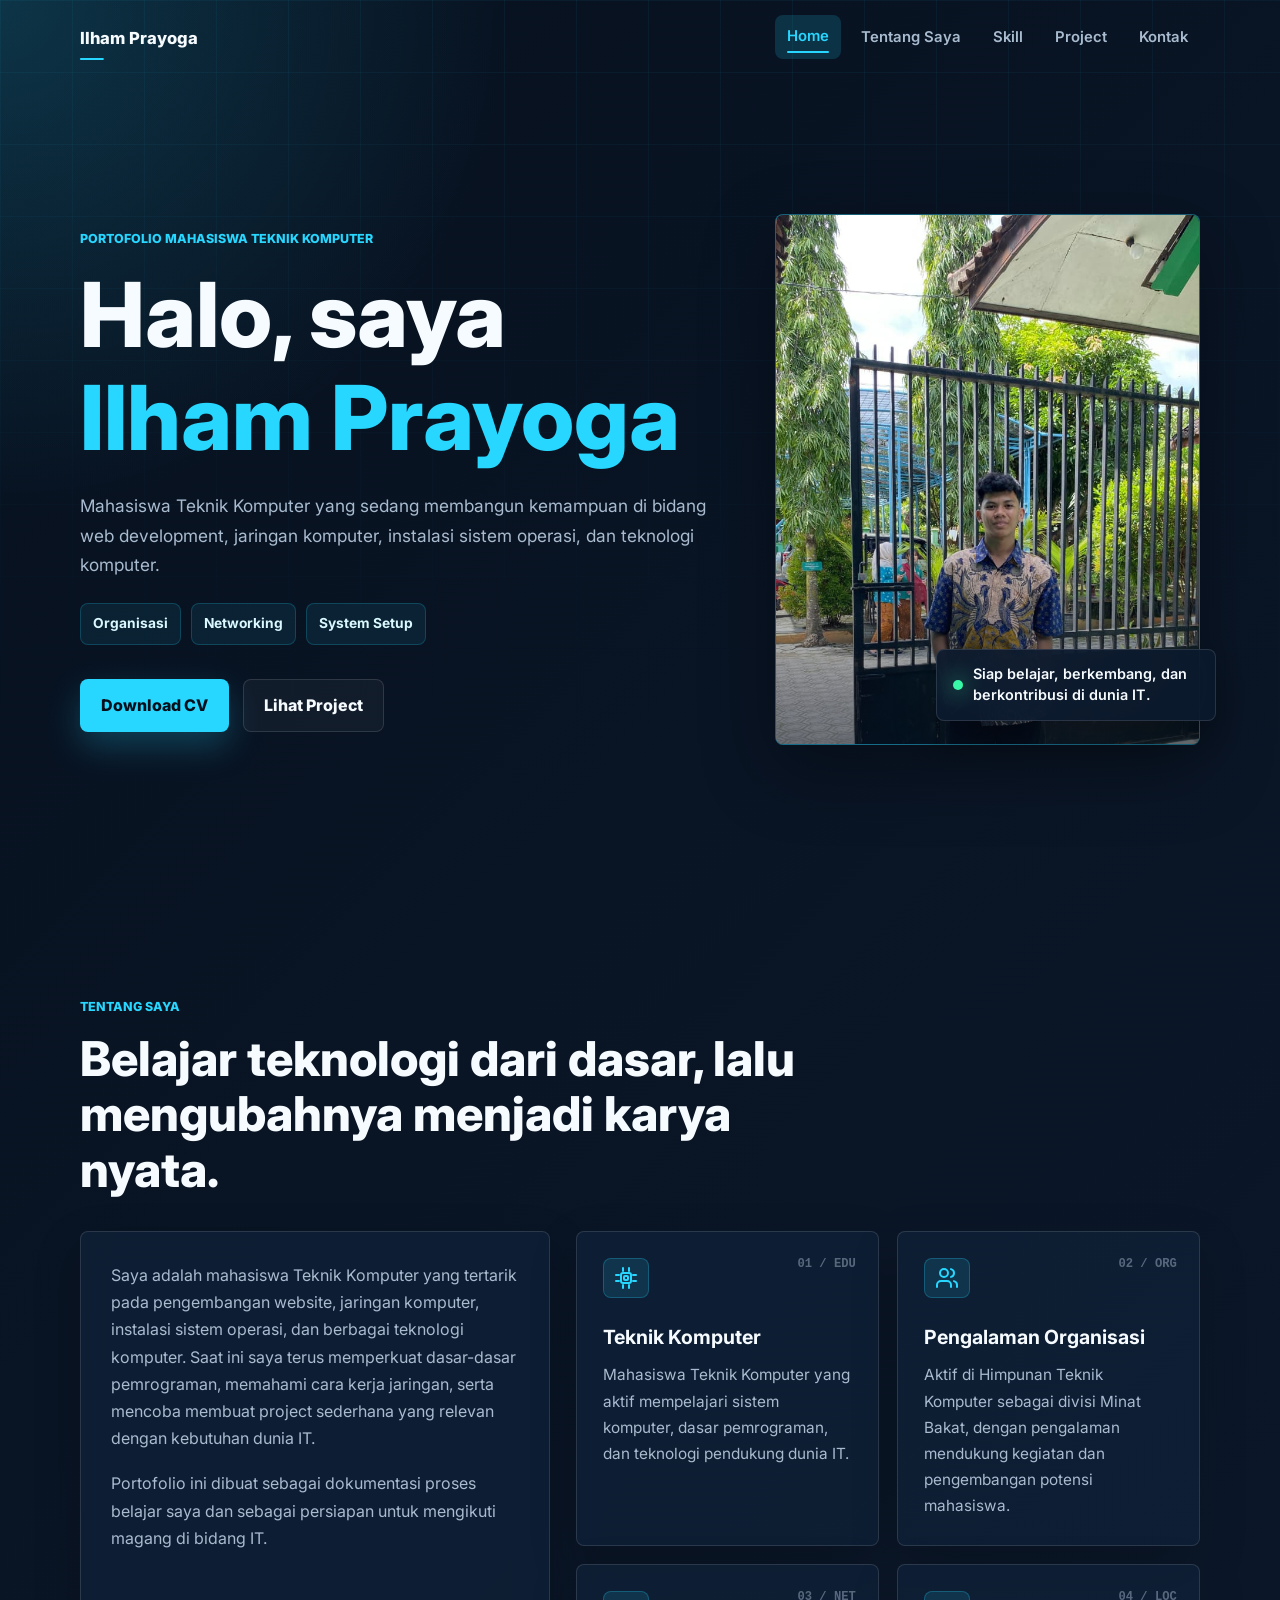
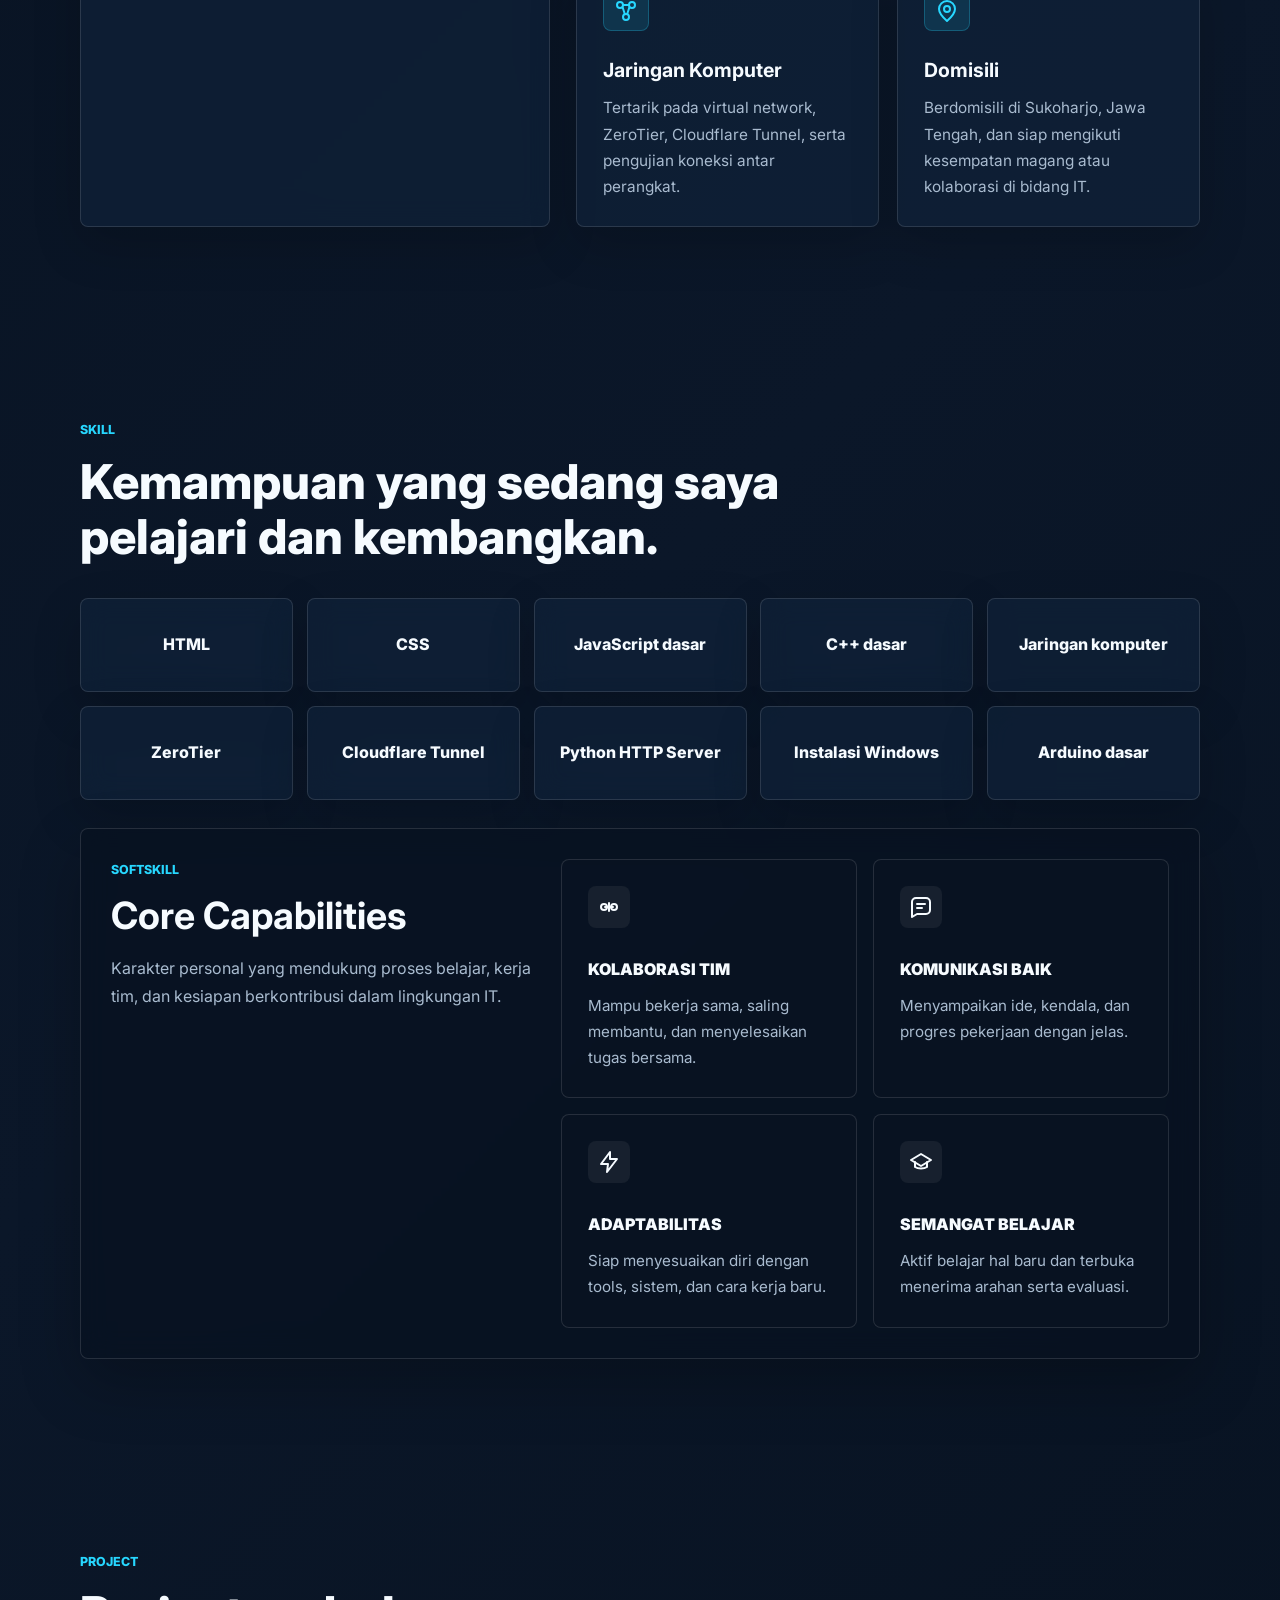
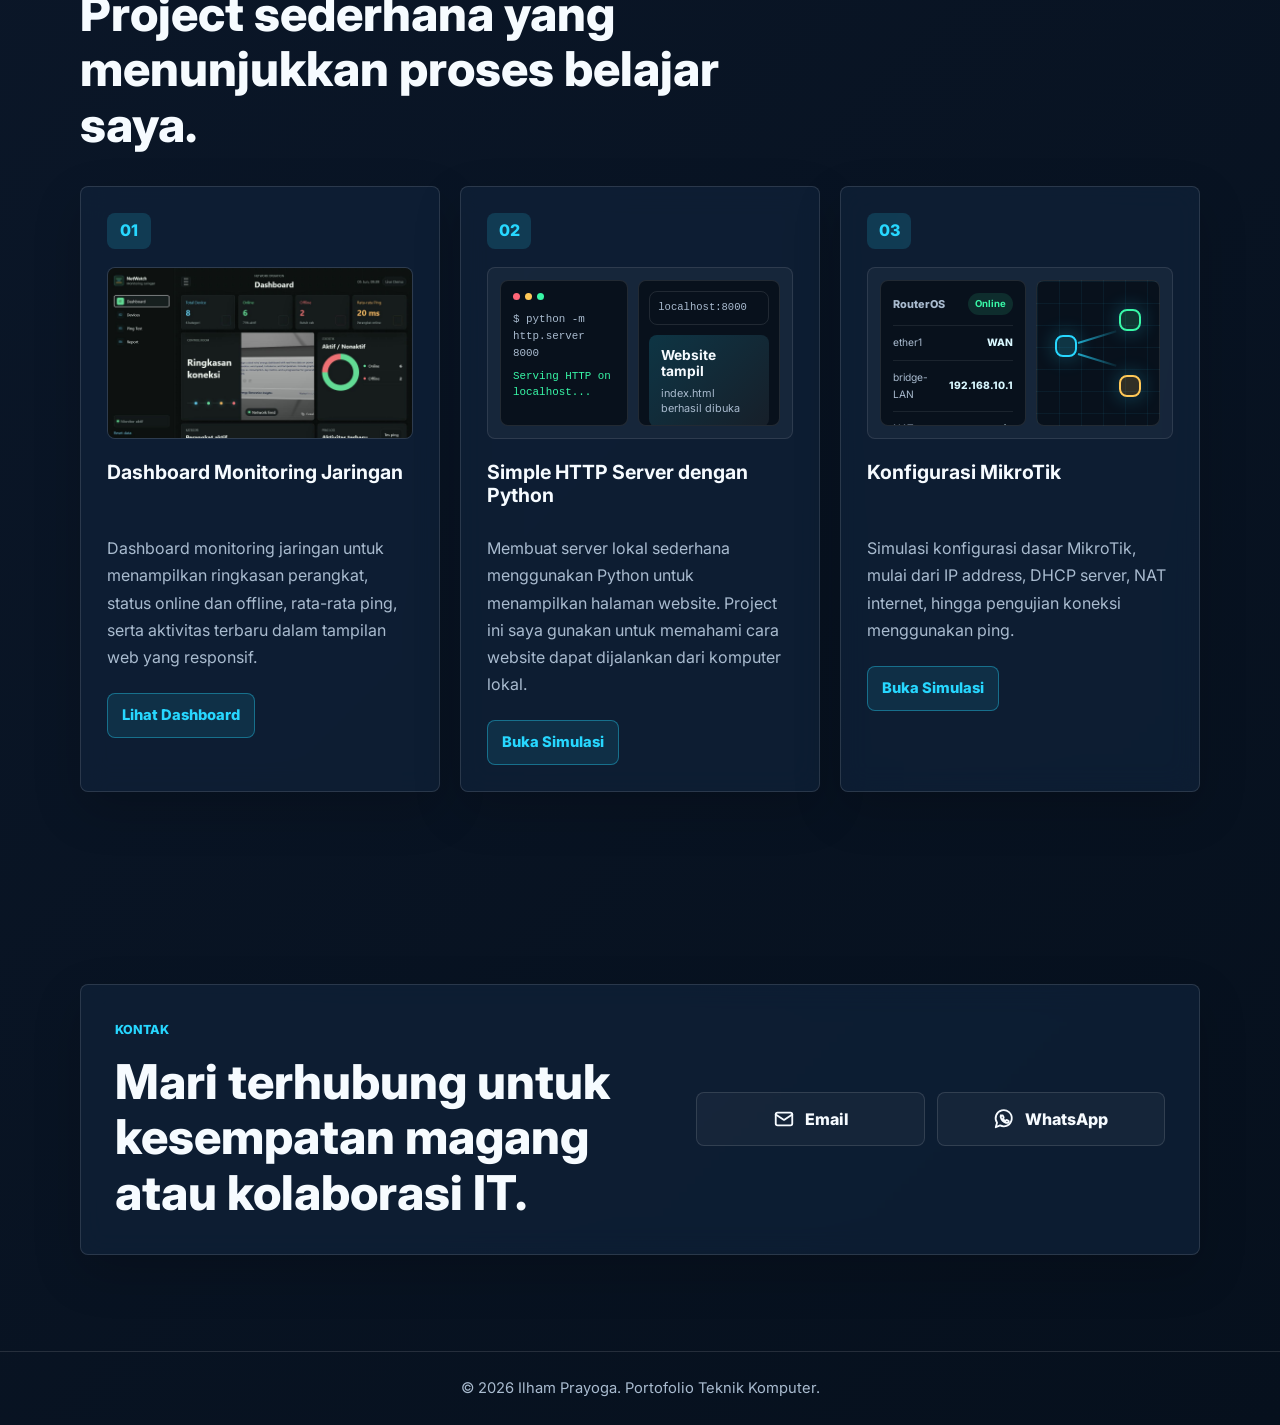
<file: index.html>
<!DOCTYPE html>
<html lang="id">
<head>
  <meta charset="UTF-8">
  <meta name="viewport" content="width=device-width, initial-scale=1.0">
  <title>Ilham Prayoga | Portofolio Teknik Komputer</title>
  <link rel="preconnect" href="https://fonts.googleapis.com">
  <link rel="preconnect" href="https://fonts.gstatic.com" crossorigin>
  <link href="https://fonts.googleapis.com/css2?family=Inter:wght@400;500;600;700;800&display=swap" rel="stylesheet">
  <link rel="stylesheet" href="style.css">
</head>
<body>
  <div class="scroll-progress" aria-hidden="true"></div>

  <header class="site-header">
    <nav class="navbar">
      <a href="#home" class="brand">Ilham Prayoga</a>

      <button class="menu-toggle" type="button" aria-label="Buka menu" aria-expanded="false">
        <span></span>
        <span></span>
        <span></span>
      </button>

      <div class="nav-links">
        <a href="#home">Home</a>
        <a href="#tentang">Tentang Saya</a>
        <a href="#skill">Skill</a>
        <a href="#project">Project</a>
        <a href="#kontak">Kontak</a>
      </div>
    </nav>
  </header>

  <main>
    <section id="home" class="hero section">
      <div class="hero-content reveal reveal-left">
        <p class="eyebrow">Portofolio Mahasiswa Teknik Komputer</p>
        <h1>Halo, saya <span>Ilham Prayoga</span></h1>
        <p class="hero-description">
          Mahasiswa Teknik Komputer yang sedang membangun kemampuan di bidang web development,
          jaringan komputer, instalasi sistem operasi, dan teknologi komputer.
        </p>

        <div class="hero-tags" aria-label="Fokus pembelajaran">
          <span>Organisasi</span>
          <span>Networking</span>
          <span>System Setup</span>
        </div>

        <div class="hero-actions">
          <a class="btn btn-primary" href="assets/cv-ilham-prayoga.pdf" download>Download CV</a>
          <a class="btn btn-secondary" href="#project">Lihat Project</a>
        </div>
      </div>

      <div class="hero-visual reveal reveal-right">
        <div class="profile-frame">
          <img src="assets/profile.jpeg" alt="Foto profil Ilham Prayoga">
        </div>
        <div class="status-card">
          <span class="status-dot"></span>
          Siap belajar, berkembang, dan berkontribusi di dunia IT.
        </div>
      </div>
    </section>

    <section id="tentang" class="section about">
      <div class="section-heading reveal reveal-left">
        <p class="eyebrow">Tentang Saya</p>
        <h2>Belajar teknologi dari dasar, lalu mengubahnya menjadi karya nyata.</h2>
      </div>

      <div class="about-grid">
        <article class="about-text reveal reveal-left">
          <p>
            Saya adalah mahasiswa Teknik Komputer yang tertarik pada pengembangan website,
            jaringan komputer, instalasi sistem operasi, dan berbagai teknologi komputer.
            Saat ini saya terus memperkuat dasar-dasar pemrograman, memahami cara kerja jaringan,
            serta mencoba membuat project sederhana yang relevan dengan kebutuhan dunia IT.
          </p>
          <p>
            Portofolio ini dibuat sebagai dokumentasi proses belajar saya dan sebagai persiapan
            untuk mengikuti magang di bidang IT.
          </p>
        </article>

        <div class="about-points reveal reveal-right" aria-label="Ringkasan profil">
          <article class="about-point-card reveal reveal-scale">
            <span class="point-index">01 / EDU</span>
            <span class="point-icon" aria-hidden="true">
              <svg viewBox="0 0 24 24">
                <rect x="7" y="7" width="10" height="10" rx="2"></rect>
                <rect x="10" y="10" width="4" height="4" rx="1"></rect>
                <path d="M9 2v3"></path>
                <path d="M15 2v3"></path>
                <path d="M9 19v3"></path>
                <path d="M15 19v3"></path>
                <path d="M2 9h3"></path>
                <path d="M2 15h3"></path>
                <path d="M19 9h3"></path>
                <path d="M19 15h3"></path>
              </svg>
            </span>
            <h3>Teknik Komputer</h3>
            <p>
              Mahasiswa Teknik Komputer yang aktif mempelajari sistem komputer,
              dasar pemrograman, dan teknologi pendukung dunia IT.
            </p>
          </article>

          <article class="about-point-card reveal reveal-scale">
            <span class="point-index">02 / ORG</span>
            <span class="point-icon" aria-hidden="true">
              <svg viewBox="0 0 24 24">
                <path d="M16 21v-2a4 4 0 0 0-4-4H6a4 4 0 0 0-4 4v2"></path>
                <circle cx="9" cy="7" r="4"></circle>
                <path d="M22 21v-2a4 4 0 0 0-3-3.87"></path>
                <path d="M16 3.13a4 4 0 0 1 0 7.75"></path>
              </svg>
            </span>
            <h3>Pengalaman Organisasi</h3>
            <p>
              Aktif di Himpunan Teknik Komputer sebagai divisi Minat Bakat,
              dengan pengalaman mendukung kegiatan dan pengembangan potensi mahasiswa.
            </p>
          </article>

          <article class="about-point-card reveal reveal-scale">
            <span class="point-index">03 / NET</span>
            <span class="point-icon" aria-hidden="true">
              <svg viewBox="0 0 24 24">
                <circle cx="6" cy="6" r="3"></circle>
                <circle cx="18" cy="6" r="3"></circle>
                <circle cx="12" cy="18" r="3"></circle>
                <path d="M8.6 8.2 10.8 15"></path>
                <path d="M15.4 8.2 13.2 15"></path>
                <path d="M9 6h6"></path>
              </svg>
            </span>
            <h3>Jaringan Komputer</h3>
            <p>
              Tertarik pada virtual network, ZeroTier, Cloudflare Tunnel,
              serta pengujian koneksi antar perangkat.
            </p>
          </article>

          <article class="about-point-card reveal reveal-scale">
            <span class="point-index">04 / LOC</span>
            <span class="point-icon" aria-hidden="true">
              <svg viewBox="0 0 24 24">
                <path d="M20 10c0 5-8 12-8 12S4 15 4 10a8 8 0 0 1 16 0Z"></path>
                <circle cx="12" cy="10" r="3"></circle>
              </svg>
            </span>
            <h3>Domisili</h3>
            <p>
              Berdomisili di Sukoharjo, Jawa Tengah, dan siap mengikuti kesempatan
              magang atau kolaborasi di bidang IT.
            </p>
          </article>
        </div>
      </div>
    </section>

    <section id="skill" class="section skills">
      <div class="section-heading reveal reveal-left">
        <p class="eyebrow">Skill</p>
        <h2>Kemampuan yang sedang saya pelajari dan kembangkan.</h2>
      </div>

      <div class="skill-grid">
        <div class="skill-card reveal reveal-scale">HTML</div>
        <div class="skill-card reveal reveal-scale">CSS</div>
        <div class="skill-card reveal reveal-scale">JavaScript dasar</div>
        <div class="skill-card reveal reveal-scale">C++ dasar</div>
        <div class="skill-card reveal reveal-scale">Jaringan komputer</div>
        <div class="skill-card reveal reveal-scale">ZeroTier</div>
        <div class="skill-card reveal reveal-scale">Cloudflare Tunnel</div>
        <div class="skill-card reveal reveal-scale">Python HTTP Server</div>
        <div class="skill-card reveal reveal-scale">Instalasi Windows</div>
        <div class="skill-card reveal reveal-scale">Arduino dasar</div>
      </div>

      <div class="softskill-panel reveal reveal-up">
        <div class="softskill-intro">
          <p class="eyebrow">Softskill</p>
          <h3>Core Capabilities</h3>
          <p>
            Karakter personal yang mendukung proses belajar, kerja tim,
            dan kesiapan berkontribusi dalam lingkungan IT.
          </p>
        </div>

        <div class="softskill-grid">
          <article class="softskill-card reveal reveal-scale">
            <span class="softskill-icon" aria-hidden="true">
              <svg viewBox="0 0 24 24">
                <path d="M8 12h8"></path>
                <path d="M12 8v8"></path>
                <circle cx="7" cy="12" r="3"></circle>
                <circle cx="17" cy="12" r="3"></circle>
              </svg>
            </span>
            <h4>Kolaborasi Tim</h4>
            <p>Mampu bekerja sama, saling membantu, dan menyelesaikan tugas bersama.</p>
          </article>

          <article class="softskill-card reveal reveal-scale">
            <span class="softskill-icon" aria-hidden="true">
              <svg viewBox="0 0 24 24">
                <path d="M21 15a4 4 0 0 1-4 4H8l-5 3V7a4 4 0 0 1 4-4h10a4 4 0 0 1 4 4Z"></path>
                <path d="M8 9h8"></path>
                <path d="M8 13h5"></path>
              </svg>
            </span>
            <h4>Komunikasi Baik</h4>
            <p>Menyampaikan ide, kendala, dan progres pekerjaan dengan jelas.</p>
          </article>

          <article class="softskill-card reveal reveal-scale">
            <span class="softskill-icon" aria-hidden="true">
              <svg viewBox="0 0 24 24">
                <path d="M13 2 4 14h7l-1 8 10-13h-7Z"></path>
              </svg>
            </span>
            <h4>Adaptabilitas</h4>
            <p>Siap menyesuaikan diri dengan tools, sistem, dan cara kerja baru.</p>
          </article>

          <article class="softskill-card reveal reveal-scale">
            <span class="softskill-icon" aria-hidden="true">
              <svg viewBox="0 0 24 24">
                <path d="M22 10 12 4 2 10l10 6 10-6Z"></path>
                <path d="M6 12v5c3 2 9 2 12 0v-5"></path>
              </svg>
            </span>
            <h4>Semangat Belajar</h4>
            <p>Aktif belajar hal baru dan terbuka menerima arahan serta evaluasi.</p>
          </article>
        </div>
      </div>
    </section>

    <section id="project" class="section projects">
      <div class="section-heading reveal reveal-left">
        <p class="eyebrow">Project</p>
        <h2>Project sederhana yang menunjukkan proses belajar saya.</h2>
      </div>

      <div class="project-grid">
        <article class="project-card reveal reveal-up">
          <span class="project-number">01</span>
          <div class="project-preview">
            <img src="assets/dashboard.png" alt="Preview dashboard monitoring jaringan NetWatch">
          </div>
          <h3>Dashboard Monitoring Jaringan</h3>
          <p>
            Dashboard monitoring jaringan untuk menampilkan ringkasan perangkat, status online
            dan offline, rata-rata ping, serta aktivitas terbaru dalam tampilan web yang responsif.
          </p>
          <a class="project-link" href="https://monitoring-jaringan-tau.vercel.app/" target="_blank" rel="noopener">
            Lihat Dashboard
          </a>
        </article>

        <article class="project-card reveal reveal-up">
          <span class="project-number">02</span>
          <div class="project-preview server-preview" aria-hidden="true">
            <div class="server-terminal">
              <span></span>
              <span></span>
              <span></span>
              <p>$ python -m http.server 8000</p>
              <p>Serving HTTP on localhost...</p>
            </div>
            <div class="server-browser">
              <div class="mini-address">localhost:8000</div>
              <div class="mini-page">
                <strong>Website tampil</strong>
                <small>index.html berhasil dibuka</small>
              </div>
            </div>
          </div>
          <h3>Simple HTTP Server dengan Python</h3>
          <p>
            Membuat server lokal sederhana menggunakan Python untuk menampilkan halaman website.
            Project ini saya gunakan untuk memahami cara website dapat dijalankan dari komputer lokal.
          </p>
          <a class="project-link" href="simulasi-http-server.html">
            Buka Simulasi
          </a>
        </article>

        <article class="project-card reveal reveal-up">
          <span class="project-number">03</span>
          <div class="project-preview mikrotik-preview" aria-hidden="true">
            <div class="router-panel">
              <div class="router-top">
                <span>RouterOS</span>
                <strong>Online</strong>
              </div>
              <div class="router-row">
                <span>ether1</span>
                <b>WAN</b>
              </div>
              <div class="router-row">
                <span>bridge-LAN</span>
                <b>192.168.10.1</b>
              </div>
              <div class="router-row">
                <span>NAT</span>
                <b>masquerade</b>
              </div>
            </div>
            <div class="router-map">
              <span class="router-node main-node"></span>
              <span class="router-line line-a"></span>
              <span class="router-line line-b"></span>
              <span class="router-node node-a"></span>
              <span class="router-node node-b"></span>
            </div>
          </div>
          <h3>Konfigurasi MikroTik</h3>
          <p>
            Simulasi konfigurasi dasar MikroTik, mulai dari IP address, DHCP server,
            NAT internet, hingga pengujian koneksi menggunakan ping.
          </p>
          <a class="project-link" href="simulasi-mikrotik.html">
            Buka Simulasi
          </a>
        </article>
      </div>
    </section>

    <section id="kontak" class="section contact">
      <div class="contact-panel reveal reveal-scale">
        <div>
          <p class="eyebrow">Kontak</p>
          <h2>Mari terhubung untuk kesempatan magang atau kolaborasi IT.</h2>
        </div>

        <div class="contact-links">
          <a href="https://mail.google.com/mail/?view=cm&fs=1&to=ilhamprayoga233@gmail.com" target="_blank" rel="noopener">
            <svg viewBox="0 0 24 24" aria-hidden="true">
              <rect x="3" y="5" width="18" height="14" rx="2"></rect>
              <path d="m3 7 9 6 9-6"></path>
            </svg>
            Email
          </a>
          <a href="https://wa.me/6283840538680" target="_blank" rel="noopener">
            <svg viewBox="0 0 24 24" aria-hidden="true">
              <path d="M3 21 4.4 16.1A8.8 8.8 0 1 1 7.7 19L3 21Z"></path>
              <path d="M9.2 8.7c.2-.5.4-.5.7-.5h.5c.2 0 .4.1.5.4l.7 1.6c.1.3.1.5-.1.7l-.4.5c-.1.1-.2.3 0 .5.5.9 1.3 1.7 2.3 2.2.2.1.4.1.5-.1l.6-.7c.2-.2.4-.2.7-.1l1.6.8c.3.1.4.3.4.6v.4c0 .4-.2.7-.5.9-.6.4-1.5.5-2.5.2-2.7-.8-4.9-3-5.7-5.7-.3-1-.2-1.8.2-2.5Z"></path>
            </svg>
            WhatsApp
          </a>
        </div>
      </div>
    </section>
  </main>

  <footer class="footer">
    <p>&copy; 2026 Ilham Prayoga. Portofolio Teknik Komputer.</p>
  </footer>

  <script src="script.js"></script>
</body>
</html>
</file>
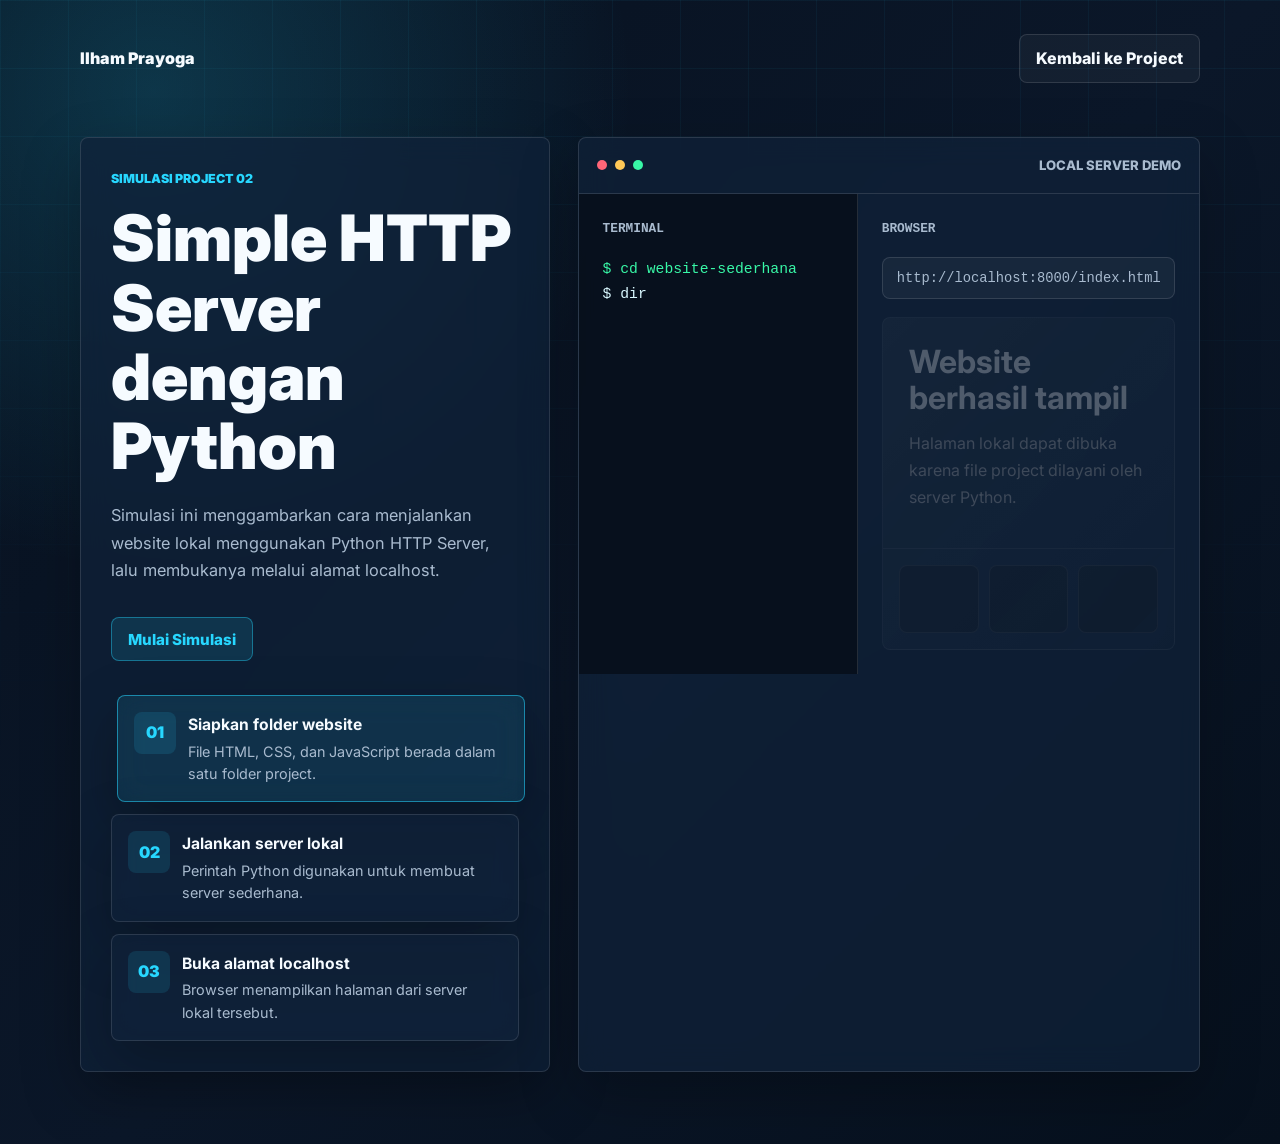
<file: simulasi-http-server.html>
<!DOCTYPE html>
<html lang="id">
<head>
  <meta charset="UTF-8">
  <meta name="viewport" content="width=device-width, initial-scale=1.0">
  <title>Simulasi Python HTTP Server | Ilham Prayoga</title>
  <link rel="preconnect" href="https://fonts.googleapis.com">
  <link rel="preconnect" href="https://fonts.gstatic.com" crossorigin>
  <link href="https://fonts.googleapis.com/css2?family=Inter:wght@400;500;600;700;800;900&display=swap" rel="stylesheet">
  <style>
    :root {
      --bg: #07111f;
      --panel: #10223a;
      --panel-dark: #0b1729;
      --text: #f6fbff;
      --muted: #a9bbcf;
      --cyan: #27d7ff;
      --green: #38f7a7;
      --line: rgba(255, 255, 255, 0.12);
      --smooth: cubic-bezier(0.22, 1, 0.36, 1);
    }

    * {
      box-sizing: border-box;
      margin: 0;
      padding: 0;
    }

    body {
      min-height: 100vh;
      overflow-x: hidden;
      background:
        radial-gradient(circle at 12% 8%, rgba(39, 215, 255, 0.18), transparent 30rem),
        linear-gradient(135deg, #07111f 0%, #0b1729 52%, #06101d 100%);
      color: var(--text);
      font-family: "Inter", Arial, sans-serif;
      line-height: 1.7;
    }

    body::before {
      position: fixed;
      inset: 0;
      pointer-events: none;
      content: "";
      background-image:
        linear-gradient(rgba(39, 215, 255, 0.08) 1px, transparent 1px),
        linear-gradient(90deg, rgba(39, 215, 255, 0.08) 1px, transparent 1px);
      background-size: 68px 68px;
      mask-image: linear-gradient(180deg, rgba(0, 0, 0, 0.68), transparent 86%);
    }

    a {
      color: inherit;
      text-decoration: none;
    }

    .page {
      position: relative;
      z-index: 1;
      width: min(1120px, calc(100% - 40px));
      margin: 0 auto;
      padding: 34px 0 72px;
    }

    .topbar {
      display: flex;
      align-items: center;
      justify-content: space-between;
      gap: 18px;
      margin-bottom: 54px;
    }

    .brand {
      font-size: 1rem;
      font-weight: 900;
    }

    .back-link,
    .start-button {
      display: inline-flex;
      align-items: center;
      justify-content: center;
      min-height: 44px;
      border: 1px solid var(--line);
      border-radius: 8px;
      background: rgba(255, 255, 255, 0.04);
      color: var(--text);
      font-weight: 800;
      padding: 10px 16px;
      transition: transform 0.24s var(--smooth), border-color 0.24s ease, background 0.24s ease;
    }

    .back-link:hover,
    .start-button:hover {
      transform: translateY(-2px);
      border-color: rgba(39, 215, 255, 0.52);
      background: rgba(39, 215, 255, 0.1);
    }

    .hero {
      display: grid;
      grid-template-columns: minmax(0, 0.86fr) minmax(360px, 1.14fr);
      gap: 28px;
      align-items: stretch;
    }

    .intro,
    .simulator,
    .step-card {
      border: 1px solid var(--line);
      border-radius: 8px;
      background: rgba(16, 34, 58, 0.72);
      box-shadow: 0 22px 58px rgba(0, 0, 0, 0.26);
      backdrop-filter: blur(14px);
    }

    .intro {
      display: flex;
      flex-direction: column;
      justify-content: space-between;
      min-height: 520px;
      padding: 30px;
    }

    .eyebrow {
      margin-bottom: 14px;
      color: var(--cyan);
      font-size: 0.78rem;
      font-weight: 900;
      text-transform: uppercase;
    }

    h1 {
      max-width: 620px;
      font-size: clamp(2.35rem, 5vw, 4.35rem);
      font-weight: 900;
      line-height: 1.08;
    }

    .intro-text {
      margin-top: 22px;
      color: var(--muted);
      font-size: 1.02rem;
    }

    .start-button {
      width: fit-content;
      margin-top: 32px;
      border-color: rgba(39, 215, 255, 0.4);
      background: rgba(39, 215, 255, 0.12);
      color: var(--cyan);
      cursor: pointer;
      font-family: inherit;
      font-size: 0.95rem;
    }

    .step-list {
      display: grid;
      gap: 12px;
      margin-top: 34px;
    }

    .step-card {
      display: grid;
      grid-template-columns: 42px 1fr;
      gap: 12px;
      padding: 16px;
      transition: transform 0.24s var(--smooth), border-color 0.24s ease, background 0.24s ease;
    }

    .step-card.active {
      transform: translateX(6px);
      border-color: rgba(39, 215, 255, 0.54);
      background: rgba(39, 215, 255, 0.1);
    }

    .step-number {
      display: grid;
      width: 42px;
      height: 42px;
      place-items: center;
      border-radius: 8px;
      background: rgba(39, 215, 255, 0.12);
      color: var(--cyan);
      font-weight: 900;
    }

    .step-card h2 {
      margin-bottom: 2px;
      font-size: 0.98rem;
    }

    .step-card p {
      color: var(--muted);
      font-size: 0.9rem;
      line-height: 1.55;
    }

    .simulator {
      overflow: hidden;
      min-height: 520px;
    }

    .sim-header {
      display: flex;
      align-items: center;
      justify-content: space-between;
      gap: 16px;
      border-bottom: 1px solid var(--line);
      padding: 16px 18px;
    }

    .window-dots {
      display: flex;
      gap: 8px;
    }

    .window-dots span {
      width: 10px;
      height: 10px;
      border-radius: 999px;
      background: var(--muted);
    }

    .window-dots span:nth-child(1) {
      background: #ff6678;
    }

    .window-dots span:nth-child(2) {
      background: #ffc857;
    }

    .window-dots span:nth-child(3) {
      background: var(--green);
    }

    .sim-status {
      color: var(--muted);
      font-size: 0.82rem;
      font-weight: 800;
    }

    .sim-body {
      display: grid;
      grid-template-columns: minmax(0, 0.9fr) minmax(300px, 1.1fr);
      min-height: 460px;
    }

    .terminal {
      border-right: 1px solid var(--line);
      background: rgba(6, 12, 21, 0.72);
      padding: 24px;
    }

    .terminal-title,
    .browser-title {
      margin-bottom: 18px;
      color: var(--muted);
      font-family: Consolas, "Courier New", monospace;
      font-size: 0.8rem;
      font-weight: 800;
      text-transform: uppercase;
    }

    .terminal-line {
      min-height: 1.6em;
      color: #d9f8ff;
      font-family: Consolas, "Courier New", monospace;
      font-size: 0.92rem;
      line-height: 1.7;
      white-space: pre-wrap;
    }

    .terminal-line.command {
      color: var(--green);
    }

    .browser-preview {
      padding: 24px;
    }

    .address-bar {
      display: flex;
      align-items: center;
      min-height: 42px;
      margin-bottom: 18px;
      border: 1px solid var(--line);
      border-radius: 8px;
      background: rgba(255, 255, 255, 0.04);
      color: var(--muted);
      font-family: Consolas, "Courier New", monospace;
      font-size: 0.86rem;
      padding: 0 14px;
    }

    .web-card {
      overflow: hidden;
      border: 1px solid var(--line);
      border-radius: 8px;
      background: linear-gradient(135deg, rgba(39, 215, 255, 0.14), rgba(255, 255, 255, 0.04));
    }

    .web-hero {
      min-height: 230px;
      padding: 26px;
    }

    .web-hero h3 {
      max-width: 360px;
      margin-bottom: 14px;
      font-size: 2rem;
      line-height: 1.12;
    }

    .web-hero p {
      max-width: 420px;
      color: var(--muted);
    }

    .web-grid {
      display: grid;
      grid-template-columns: repeat(3, 1fr);
      gap: 10px;
      border-top: 1px solid var(--line);
      padding: 16px;
    }

    .web-tile {
      min-height: 68px;
      border: 1px solid var(--line);
      border-radius: 8px;
      background: rgba(7, 17, 31, 0.42);
    }

    .hidden {
      opacity: 0.28;
      filter: grayscale(1);
    }

    .fade-in {
      animation: fadeIn 0.55s var(--smooth) both;
    }

    @keyframes fadeIn {
      from {
        opacity: 0;
        transform: translateY(14px);
      }

      to {
        opacity: 1;
        transform: translateY(0);
      }
    }

    @media (max-width: 940px) {
      .hero,
      .sim-body {
        grid-template-columns: 1fr;
      }

      .intro {
        min-height: auto;
      }

      .terminal {
        border-right: 0;
        border-bottom: 1px solid var(--line);
      }
    }

    @media (max-width: 640px) {
      .page {
        width: min(100% - 28px, 1120px);
        padding-top: 24px;
      }

      .topbar {
        align-items: flex-start;
        flex-direction: column;
        margin-bottom: 34px;
      }

      .intro,
      .terminal,
      .browser-preview {
        padding: 22px;
      }

      .web-grid {
        grid-template-columns: 1fr;
      }
    }
  </style>
</head>
<body>
  <main class="page">
    <header class="topbar">
      <a class="brand" href="index.html">Ilham Prayoga</a>
      <a class="back-link" href="index.html#project">Kembali ke Project</a>
    </header>

    <section class="hero">
      <div class="intro">
        <div>
          <p class="eyebrow">Simulasi Project 02</p>
          <h1>Simple HTTP Server dengan Python</h1>
          <p class="intro-text">
            Simulasi ini menggambarkan cara menjalankan website lokal menggunakan
            Python HTTP Server, lalu membukanya melalui alamat localhost.
          </p>
          <button class="start-button" type="button">Mulai Simulasi</button>
        </div>

        <div class="step-list" aria-label="Langkah simulasi">
          <article class="step-card active">
            <span class="step-number">01</span>
            <div>
              <h2>Siapkan folder website</h2>
              <p>File HTML, CSS, dan JavaScript berada dalam satu folder project.</p>
            </div>
          </article>
          <article class="step-card">
            <span class="step-number">02</span>
            <div>
              <h2>Jalankan server lokal</h2>
              <p>Perintah Python digunakan untuk membuat server sederhana.</p>
            </div>
          </article>
          <article class="step-card">
            <span class="step-number">03</span>
            <div>
              <h2>Buka alamat localhost</h2>
              <p>Browser menampilkan halaman dari server lokal tersebut.</p>
            </div>
          </article>
        </div>
      </div>

      <div class="simulator">
        <div class="sim-header">
          <div class="window-dots" aria-hidden="true">
            <span></span>
            <span></span>
            <span></span>
          </div>
          <span class="sim-status">LOCAL SERVER DEMO</span>
        </div>

        <div class="sim-body">
          <div class="terminal">
            <p class="terminal-title">Terminal</p>
            <div class="terminal-line command" data-line="0">$ cd website-sederhana</div>
            <div class="terminal-line" data-line="1">$ dir</div>
            <div class="terminal-line" data-line="2">index.html  style.css  script.js</div>
            <div class="terminal-line command" data-line="3">$ python -m http.server 8000</div>
            <div class="terminal-line" data-line="4">Serving HTTP on 0.0.0.0 port 8000...</div>
            <div class="terminal-line" data-line="5">127.0.0.1 - - "GET /index.html HTTP/1.1" 200</div>
          </div>

          <div class="browser-preview">
            <p class="browser-title">Browser</p>
            <div class="address-bar">http://localhost:8000/index.html</div>
            <div class="web-card hidden">
              <div class="web-hero">
                <h3>Website berhasil tampil</h3>
                <p>
                  Halaman lokal dapat dibuka karena file project dilayani oleh server Python.
                </p>
              </div>
              <div class="web-grid" aria-hidden="true">
                <div class="web-tile"></div>
                <div class="web-tile"></div>
                <div class="web-tile"></div>
              </div>
            </div>
          </div>
        </div>
      </div>
    </section>
  </main>

  <script>
    const button = document.querySelector(".start-button");
    const steps = document.querySelectorAll(".step-card");
    const lines = document.querySelectorAll(".terminal-line");
    const preview = document.querySelector(".web-card");
    let timers = [];

    const resetSimulation = () => {
      timers.forEach((timer) => clearTimeout(timer));
      timers = [];
      lines.forEach((line) => {
        line.style.visibility = "hidden";
        line.classList.remove("fade-in");
      });
      steps.forEach((step, index) => step.classList.toggle("active", index === 0));
      preview.classList.add("hidden");
      preview.classList.remove("fade-in");
    };

    const showLine = (index, delay) => {
      timers.push(setTimeout(() => {
        const line = lines[index];
        line.style.visibility = "visible";
        line.classList.add("fade-in");
      }, delay));
    };

    const setStep = (index, delay) => {
      timers.push(setTimeout(() => {
        steps.forEach((step, stepIndex) => step.classList.toggle("active", stepIndex === index));
      }, delay));
    };

    const runSimulation = () => {
      resetSimulation();
      showLine(0, 150);
      showLine(1, 750);
      showLine(2, 1150);
      setStep(1, 1700);
      showLine(3, 1850);
      showLine(4, 2450);
      setStep(2, 3100);
      showLine(5, 3250);
      timers.push(setTimeout(() => {
        preview.classList.remove("hidden");
        preview.classList.add("fade-in");
      }, 3550));
    };

    resetSimulation();
    button.addEventListener("click", runSimulation);
    window.addEventListener("load", () => {
      timers.push(setTimeout(runSimulation, 450));
    });
  </script>
</body>
</html>
</file>
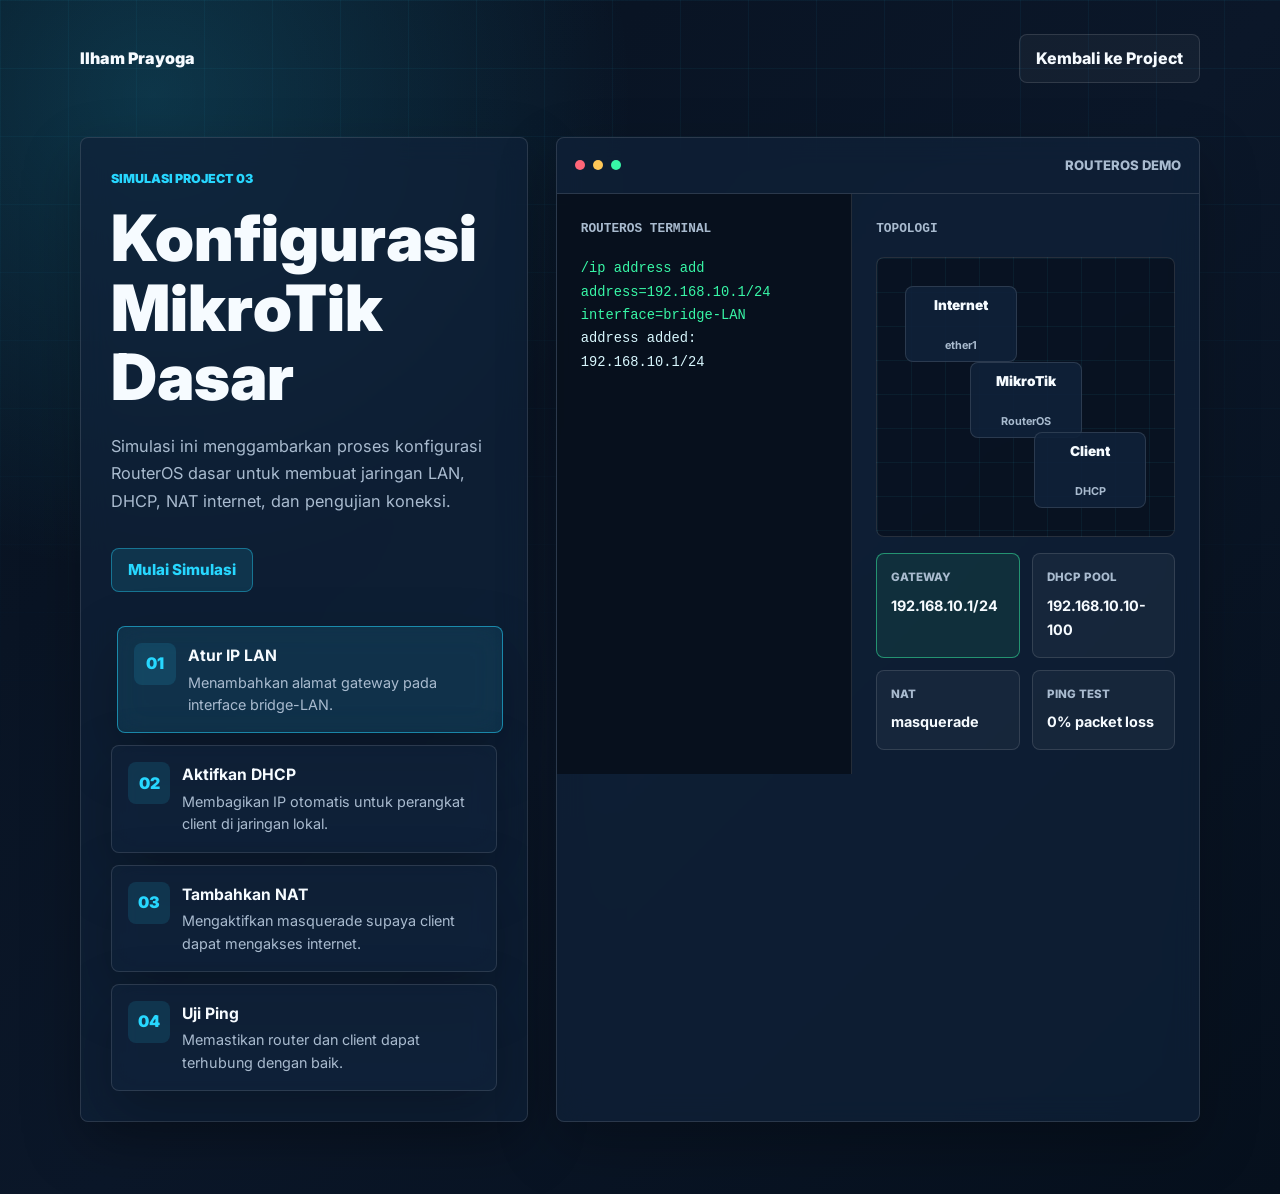
<file: simulasi-mikrotik.html>
<!DOCTYPE html>
<html lang="id">
<head>
  <meta charset="UTF-8">
  <meta name="viewport" content="width=device-width, initial-scale=1.0">
  <title>Simulasi Konfigurasi MikroTik | Ilham Prayoga</title>
  <link rel="preconnect" href="https://fonts.googleapis.com">
  <link rel="preconnect" href="https://fonts.gstatic.com" crossorigin>
  <link href="https://fonts.googleapis.com/css2?family=Inter:wght@400;500;600;700;800;900&display=swap" rel="stylesheet">
  <style>
    :root {
      --bg: #07111f;
      --panel: #10223a;
      --text: #f6fbff;
      --muted: #a9bbcf;
      --cyan: #27d7ff;
      --green: #38f7a7;
      --yellow: #ffc857;
      --line: rgba(255, 255, 255, 0.12);
      --smooth: cubic-bezier(0.22, 1, 0.36, 1);
    }

    * {
      box-sizing: border-box;
      margin: 0;
      padding: 0;
    }

    body {
      min-height: 100vh;
      overflow-x: hidden;
      background:
        radial-gradient(circle at 12% 8%, rgba(39, 215, 255, 0.18), transparent 30rem),
        linear-gradient(135deg, #07111f 0%, #0b1729 52%, #06101d 100%);
      color: var(--text);
      font-family: "Inter", Arial, sans-serif;
      line-height: 1.7;
    }

    body::before {
      position: fixed;
      inset: 0;
      pointer-events: none;
      content: "";
      background-image:
        linear-gradient(rgba(39, 215, 255, 0.08) 1px, transparent 1px),
        linear-gradient(90deg, rgba(39, 215, 255, 0.08) 1px, transparent 1px);
      background-size: 68px 68px;
      mask-image: linear-gradient(180deg, rgba(0, 0, 0, 0.68), transparent 86%);
    }

    a {
      color: inherit;
      text-decoration: none;
    }

    .page {
      position: relative;
      z-index: 1;
      width: min(1120px, calc(100% - 40px));
      margin: 0 auto;
      padding: 34px 0 72px;
    }

    .topbar {
      display: flex;
      align-items: center;
      justify-content: space-between;
      gap: 18px;
      margin-bottom: 54px;
    }

    .brand {
      font-size: 1rem;
      font-weight: 900;
    }

    .back-link,
    .start-button {
      display: inline-flex;
      align-items: center;
      justify-content: center;
      min-height: 44px;
      border: 1px solid var(--line);
      border-radius: 8px;
      background: rgba(255, 255, 255, 0.04);
      color: var(--text);
      font-weight: 800;
      padding: 10px 16px;
      transition: transform 0.24s var(--smooth), border-color 0.24s ease, background 0.24s ease;
    }

    .back-link:hover,
    .start-button:hover {
      transform: translateY(-2px);
      border-color: rgba(39, 215, 255, 0.52);
      background: rgba(39, 215, 255, 0.1);
    }

    .hero {
      display: grid;
      grid-template-columns: minmax(0, 0.82fr) minmax(380px, 1.18fr);
      gap: 28px;
      align-items: stretch;
    }

    .intro,
    .router-simulator,
    .step-card {
      border: 1px solid var(--line);
      border-radius: 8px;
      background: rgba(16, 34, 58, 0.72);
      box-shadow: 0 22px 58px rgba(0, 0, 0, 0.26);
      backdrop-filter: blur(14px);
    }

    .intro {
      display: flex;
      flex-direction: column;
      justify-content: space-between;
      min-height: 560px;
      padding: 30px;
    }

    .eyebrow {
      margin-bottom: 14px;
      color: var(--cyan);
      font-size: 0.78rem;
      font-weight: 900;
      text-transform: uppercase;
    }

    h1 {
      max-width: 620px;
      font-size: clamp(2.35rem, 5vw, 4.35rem);
      font-weight: 900;
      line-height: 1.08;
    }

    .intro-text {
      margin-top: 22px;
      color: var(--muted);
      font-size: 1.02rem;
    }

    .start-button {
      width: fit-content;
      margin-top: 32px;
      border-color: rgba(39, 215, 255, 0.4);
      background: rgba(39, 215, 255, 0.12);
      color: var(--cyan);
      cursor: pointer;
      font-family: inherit;
      font-size: 0.95rem;
    }

    .step-list {
      display: grid;
      gap: 12px;
      margin-top: 34px;
    }

    .step-card {
      display: grid;
      grid-template-columns: 42px 1fr;
      gap: 12px;
      padding: 16px;
      transition: transform 0.24s var(--smooth), border-color 0.24s ease, background 0.24s ease;
    }

    .step-card.active {
      transform: translateX(6px);
      border-color: rgba(39, 215, 255, 0.54);
      background: rgba(39, 215, 255, 0.1);
    }

    .step-number {
      display: grid;
      width: 42px;
      height: 42px;
      place-items: center;
      border-radius: 8px;
      background: rgba(39, 215, 255, 0.12);
      color: var(--cyan);
      font-weight: 900;
    }

    .step-card h2 {
      margin-bottom: 2px;
      font-size: 0.98rem;
    }

    .step-card p {
      color: var(--muted);
      font-size: 0.9rem;
      line-height: 1.55;
    }

    .router-simulator {
      overflow: hidden;
      min-height: 560px;
    }

    .sim-header {
      display: flex;
      align-items: center;
      justify-content: space-between;
      gap: 16px;
      border-bottom: 1px solid var(--line);
      padding: 16px 18px;
    }

    .window-dots {
      display: flex;
      gap: 8px;
    }

    .window-dots span {
      width: 10px;
      height: 10px;
      border-radius: 999px;
      background: var(--muted);
    }

    .window-dots span:nth-child(1) {
      background: #ff6678;
    }

    .window-dots span:nth-child(2) {
      background: var(--yellow);
    }

    .window-dots span:nth-child(3) {
      background: var(--green);
    }

    .sim-status {
      color: var(--muted);
      font-size: 0.82rem;
      font-weight: 800;
    }

    .sim-body {
      display: grid;
      grid-template-columns: minmax(0, 0.92fr) minmax(320px, 1.08fr);
      min-height: 500px;
    }

    .terminal {
      border-right: 1px solid var(--line);
      background: rgba(6, 12, 21, 0.72);
      padding: 24px;
    }

    .terminal-title,
    .topology-title {
      margin-bottom: 18px;
      color: var(--muted);
      font-family: Consolas, "Courier New", monospace;
      font-size: 0.8rem;
      font-weight: 800;
      text-transform: uppercase;
    }

    .terminal-line {
      min-height: 1.6em;
      color: #d9f8ff;
      font-family: Consolas, "Courier New", monospace;
      font-size: 0.86rem;
      line-height: 1.7;
      white-space: pre-wrap;
    }

    .terminal-line.command {
      color: var(--green);
    }

    .topology {
      padding: 24px;
    }

    .network-map {
      position: relative;
      min-height: 280px;
      overflow: hidden;
      border: 1px solid var(--line);
      border-radius: 8px;
      background:
        linear-gradient(rgba(39, 215, 255, 0.06) 1px, transparent 1px),
        linear-gradient(90deg, rgba(39, 215, 255, 0.06) 1px, transparent 1px),
        rgba(6, 12, 21, 0.56);
      background-size: 34px 34px;
    }

    .device {
      position: absolute;
      display: grid;
      min-width: 112px;
      min-height: 76px;
      place-items: center;
      border: 1px solid var(--line);
      border-radius: 8px;
      background: rgba(16, 34, 58, 0.92);
      color: var(--text);
      font-size: 0.85rem;
      font-weight: 900;
      text-align: center;
      transition: border-color 0.28s ease, box-shadow 0.28s ease, transform 0.28s var(--smooth);
    }

    .device small {
      display: block;
      margin-top: 4px;
      color: var(--muted);
      font-size: 0.68rem;
      font-weight: 700;
    }

    .device.active {
      border-color: rgba(39, 215, 255, 0.62);
      box-shadow: 0 0 28px rgba(39, 215, 255, 0.18);
      transform: translateY(-3px);
    }

    .router {
      top: 104px;
      left: calc(50% - 56px);
    }

    .internet {
      top: 28px;
      left: 28px;
    }

    .client {
      right: 28px;
      bottom: 28px;
    }

    .line {
      position: absolute;
      display: block;
      height: 2px;
      background: linear-gradient(90deg, rgba(39, 215, 255, 0.82), rgba(39, 215, 255, 0.08));
      transform-origin: left;
      opacity: 0.25;
      transition: opacity 0.28s ease;
    }

    .line.active {
      opacity: 1;
    }

    .line-wan {
      top: 99px;
      left: 120px;
      width: calc(50% - 164px);
      transform: rotate(21deg);
    }

    .line-lan {
      right: 120px;
      bottom: 96px;
      width: calc(50% - 160px);
      transform: rotate(22deg);
    }

    .config-panel {
      display: grid;
      grid-template-columns: repeat(2, minmax(0, 1fr));
      gap: 12px;
      margin-top: 16px;
    }

    .config-item {
      border: 1px solid var(--line);
      border-radius: 8px;
      background: rgba(255, 255, 255, 0.04);
      padding: 14px;
      transition: border-color 0.28s ease, background 0.28s ease;
    }

    .config-item.active {
      border-color: rgba(56, 247, 167, 0.5);
      background: rgba(56, 247, 167, 0.08);
    }

    .config-item span {
      display: block;
      color: var(--muted);
      font-size: 0.72rem;
      font-weight: 800;
      text-transform: uppercase;
    }

    .config-item strong {
      display: block;
      margin-top: 6px;
      color: var(--text);
      font-size: 0.9rem;
    }

    .hidden-line {
      visibility: hidden;
    }

    .fade-in {
      animation: fadeIn 0.55s var(--smooth) both;
    }

    @keyframes fadeIn {
      from {
        opacity: 0;
        transform: translateY(14px);
      }

      to {
        opacity: 1;
        transform: translateY(0);
      }
    }

    @media (max-width: 960px) {
      .hero,
      .sim-body {
        grid-template-columns: 1fr;
      }

      .intro {
        min-height: auto;
      }

      .terminal {
        border-right: 0;
        border-bottom: 1px solid var(--line);
      }
    }

    @media (max-width: 640px) {
      .page {
        width: min(100% - 28px, 1120px);
        padding-top: 24px;
      }

      .topbar {
        align-items: flex-start;
        flex-direction: column;
        margin-bottom: 34px;
      }

      .intro,
      .terminal,
      .topology {
        padding: 22px;
      }

      .network-map {
        min-height: 360px;
      }

      .device {
        min-width: 104px;
      }

      .router {
        top: 136px;
        left: calc(50% - 52px);
      }

      .internet {
        top: 28px;
        left: calc(50% - 52px);
      }

      .client {
        right: calc(50% - 52px);
        bottom: 28px;
      }

      .line-wan,
      .line-lan {
        display: none;
      }

      .config-panel {
        grid-template-columns: 1fr;
      }
    }
  </style>
</head>
<body>
  <main class="page">
    <header class="topbar">
      <a class="brand" href="index.html">Ilham Prayoga</a>
      <a class="back-link" href="index.html#project">Kembali ke Project</a>
    </header>

    <section class="hero">
      <div class="intro">
        <div>
          <p class="eyebrow">Simulasi Project 03</p>
          <h1>Konfigurasi MikroTik Dasar</h1>
          <p class="intro-text">
            Simulasi ini menggambarkan proses konfigurasi RouterOS dasar untuk
            membuat jaringan LAN, DHCP, NAT internet, dan pengujian koneksi.
          </p>
          <button class="start-button" type="button">Mulai Simulasi</button>
        </div>

        <div class="step-list" aria-label="Langkah simulasi MikroTik">
          <article class="step-card active">
            <span class="step-number">01</span>
            <div>
              <h2>Atur IP LAN</h2>
              <p>Menambahkan alamat gateway pada interface bridge-LAN.</p>
            </div>
          </article>
          <article class="step-card">
            <span class="step-number">02</span>
            <div>
              <h2>Aktifkan DHCP</h2>
              <p>Membagikan IP otomatis untuk perangkat client di jaringan lokal.</p>
            </div>
          </article>
          <article class="step-card">
            <span class="step-number">03</span>
            <div>
              <h2>Tambahkan NAT</h2>
              <p>Mengaktifkan masquerade supaya client dapat mengakses internet.</p>
            </div>
          </article>
          <article class="step-card">
            <span class="step-number">04</span>
            <div>
              <h2>Uji Ping</h2>
              <p>Memastikan router dan client dapat terhubung dengan baik.</p>
            </div>
          </article>
        </div>
      </div>

      <div class="router-simulator">
        <div class="sim-header">
          <div class="window-dots" aria-hidden="true">
            <span></span>
            <span></span>
            <span></span>
          </div>
          <span class="sim-status">ROUTEROS DEMO</span>
        </div>

        <div class="sim-body">
          <div class="terminal">
            <p class="terminal-title">RouterOS Terminal</p>
            <div class="terminal-line command" data-line="0">/ip address add address=192.168.10.1/24 interface=bridge-LAN</div>
            <div class="terminal-line" data-line="1">address added: 192.168.10.1/24</div>
            <div class="terminal-line command" data-line="2">/ip dhcp-server setup interface=bridge-LAN</div>
            <div class="terminal-line" data-line="3">dhcp pool: 192.168.10.10-192.168.10.100</div>
            <div class="terminal-line command" data-line="4">/ip firewall nat add chain=srcnat out-interface=ether1 action=masquerade</div>
            <div class="terminal-line" data-line="5">nat rule active: masquerade</div>
            <div class="terminal-line command" data-line="6">/ping 8.8.8.8 count=3</div>
            <div class="terminal-line" data-line="7">sent=3 received=3 packet-loss=0%</div>
          </div>

          <div class="topology">
            <p class="topology-title">Topologi</p>
            <div class="network-map">
              <span class="line line-wan"></span>
              <span class="line line-lan"></span>
              <div class="device internet">Internet<small>ether1</small></div>
              <div class="device router">MikroTik<small>RouterOS</small></div>
              <div class="device client">Client<small>DHCP</small></div>
            </div>

            <div class="config-panel">
              <div class="config-item" data-config="ip">
                <span>Gateway</span>
                <strong>192.168.10.1/24</strong>
              </div>
              <div class="config-item" data-config="dhcp">
                <span>DHCP Pool</span>
                <strong>192.168.10.10-100</strong>
              </div>
              <div class="config-item" data-config="nat">
                <span>NAT</span>
                <strong>masquerade</strong>
              </div>
              <div class="config-item" data-config="ping">
                <span>Ping Test</span>
                <strong>0% packet loss</strong>
              </div>
            </div>
          </div>
        </div>
      </div>
    </section>
  </main>

  <script>
    const button = document.querySelector(".start-button");
    const steps = document.querySelectorAll(".step-card");
    const lines = document.querySelectorAll(".terminal-line");
    const devices = document.querySelectorAll(".device");
    const links = document.querySelectorAll(".line");
    const configs = document.querySelectorAll(".config-item");
    let timers = [];

    const resetSimulation = () => {
      timers.forEach((timer) => clearTimeout(timer));
      timers = [];
      lines.forEach((line) => {
        line.style.visibility = "hidden";
        line.classList.remove("fade-in");
      });
      steps.forEach((step, index) => step.classList.toggle("active", index === 0));
      devices.forEach((device) => device.classList.remove("active"));
      links.forEach((line) => line.classList.remove("active"));
      configs.forEach((config) => config.classList.remove("active"));
    };

    const showLine = (index, delay) => {
      timers.push(setTimeout(() => {
        const line = lines[index];
        line.style.visibility = "visible";
        line.classList.add("fade-in");
      }, delay));
    };

    const setStep = (index, delay) => {
      timers.push(setTimeout(() => {
        steps.forEach((step, stepIndex) => step.classList.toggle("active", stepIndex === index));
      }, delay));
    };

    const activateConfig = (selector, delay) => {
      timers.push(setTimeout(() => {
        document.querySelector(selector).classList.add("active");
      }, delay));
    };

    const activateNetwork = (delay) => {
      timers.push(setTimeout(() => {
        devices.forEach((device) => device.classList.add("active"));
        links.forEach((line) => line.classList.add("active"));
      }, delay));
    };

    const runSimulation = () => {
      resetSimulation();
      showLine(0, 150);
      showLine(1, 700);
      activateConfig('[data-config="ip"]', 850);
      setStep(1, 1300);
      showLine(2, 1450);
      showLine(3, 1950);
      activateConfig('[data-config="dhcp"]', 2100);
      setStep(2, 2600);
      showLine(4, 2750);
      showLine(5, 3350);
      activateConfig('[data-config="nat"]', 3500);
      setStep(3, 4050);
      showLine(6, 4200);
      showLine(7, 4750);
      activateConfig('[data-config="ping"]', 4900);
      activateNetwork(5050);
    };

    resetSimulation();
    button.addEventListener("click", runSimulation);
    window.addEventListener("load", () => {
      timers.push(setTimeout(runSimulation, 450));
    });
  </script>
</body>
</html>
</file>
<file: style.css>
:root {
  --bg: #07111f;
  --bg-soft: #0c1a2e;
  --panel: #10223a;
  --panel-light: #173453;
  --text: #f6fbff;
  --muted: #a9bbcf;
  --cyan: #27d7ff;
  --cyan-soft: rgba(39, 215, 255, 0.16);
  --line: rgba(255, 255, 255, 0.12);
  --shadow: 0 24px 70px rgba(0, 0, 0, 0.34);
  --smooth: cubic-bezier(0.22, 1, 0.36, 1);
}

* {
  box-sizing: border-box;
  margin: 0;
  padding: 0;
}

html {
  scroll-behavior: smooth;
}

body {
  position: relative;
  overflow-x: hidden;
  min-height: 100vh;
  background:
    radial-gradient(circle at top left, rgba(39, 215, 255, 0.18), transparent 32rem),
    linear-gradient(135deg, #07111f 0%, #0b1729 48%, #06101d 100%);
  color: var(--text);
  font-family: "Inter", Arial, sans-serif;
  line-height: 1.7;
}

body::before {
  position: fixed;
  inset: 0;
  z-index: 0;
  pointer-events: none;
  content: "";
  background-image:
    linear-gradient(rgba(39, 215, 255, 0.08) 1px, transparent 1px),
    linear-gradient(90deg, rgba(39, 215, 255, 0.08) 1px, transparent 1px);
  background-size: 72px 72px;
  mask-image: linear-gradient(180deg, rgba(0, 0, 0, 0.7), transparent 82%);
}

body.menu-open {
  overflow: hidden;
}

a {
  color: inherit;
  text-decoration: none;
}

img,
video {
  display: block;
  max-width: 100%;
}

main,
.footer {
  position: relative;
  z-index: 1;
}

.scroll-progress {
  position: fixed;
  top: 0;
  left: 0;
  z-index: 200;
  width: 100%;
  height: 3px;
  background: linear-gradient(90deg, var(--cyan), #8bf3ff);
  box-shadow: 0 0 18px rgba(39, 215, 255, 0.62);
  transform: scaleX(0);
  transform-origin: left;
}

.site-header {
  position: fixed;
  top: 0;
  z-index: 100;
  width: 100%;
  border-bottom: 1px solid transparent;
  transition: background 0.35s ease, border-color 0.35s ease, box-shadow 0.35s ease;
}

.site-header.scrolled {
  background: rgba(7, 17, 31, 0.88);
  border-color: var(--line);
  box-shadow: 0 14px 38px rgba(0, 0, 0, 0.24);
  backdrop-filter: blur(18px);
}

.navbar {
  display: flex;
  align-items: center;
  justify-content: space-between;
  width: min(1120px, calc(100% - 40px));
  height: 76px;
  margin: 0 auto;
}

.brand {
  position: relative;
  color: var(--text);
  font-size: 1.04rem;
  font-weight: 800;
  letter-spacing: 0;
}

.brand::after {
  position: absolute;
  left: 0;
  bottom: -8px;
  width: 34px;
  height: 2px;
  border-radius: 999px;
  background: var(--cyan);
  content: "";
  transform: scaleX(0.7);
  transform-origin: left;
  transition: transform 0.28s var(--smooth), width 0.28s var(--smooth);
}

.brand:hover::after {
  width: 100%;
  transform: scaleX(1);
}

.nav-links {
  display: flex;
  align-items: center;
  gap: 8px;
}

.nav-links a {
  position: relative;
  overflow: hidden;
  border-radius: 8px;
  color: var(--muted);
  font-size: 0.93rem;
  font-weight: 600;
  padding: 9px 12px;
  transition: color 0.24s ease, background 0.24s ease, transform 0.24s var(--smooth);
}

.nav-links a::after {
  position: absolute;
  left: 12px;
  right: 12px;
  bottom: 6px;
  height: 2px;
  border-radius: 999px;
  background: currentColor;
  content: "";
  transform: scaleX(0);
  transform-origin: left;
  transition: transform 0.28s var(--smooth);
}

.nav-links a:hover,
.nav-links a.active {
  background: var(--cyan-soft);
  color: var(--cyan);
  transform: translateY(-1px);
}

.nav-links a:hover::after,
.nav-links a.active::after {
  transform: scaleX(1);
}

.menu-toggle {
  display: none;
  width: 42px;
  height: 42px;
  border: 1px solid var(--line);
  border-radius: 8px;
  background: rgba(255, 255, 255, 0.04);
  cursor: pointer;
  transition: border-color 0.2s ease, background 0.2s ease;
}

.menu-toggle:hover {
  border-color: rgba(39, 215, 255, 0.5);
  background: var(--cyan-soft);
}

.menu-toggle span {
  display: block;
  width: 18px;
  height: 2px;
  margin: 4px auto;
  border-radius: 999px;
  background: var(--text);
  transition: transform 0.2s ease, opacity 0.2s ease;
}

.menu-toggle.active span:nth-child(1) {
  transform: translateY(6px) rotate(45deg);
}

.menu-toggle.active span:nth-child(2) {
  opacity: 0;
}

.menu-toggle.active span:nth-child(3) {
  transform: translateY(-6px) rotate(-45deg);
}

.section {
  width: min(1120px, calc(100% - 40px));
  margin: 0 auto;
  padding: 96px 0;
}

.hero {
  display: grid;
  grid-template-columns: minmax(0, 1.08fr) minmax(300px, 0.72fr);
  align-items: center;
  gap: 58px;
  min-height: 100vh;
  padding-top: 132px;
  padding-bottom: 72px;
}

.eyebrow {
  margin-bottom: 14px;
  color: var(--cyan);
  font-size: 0.78rem;
  font-weight: 800;
  letter-spacing: 0;
  text-transform: uppercase;
}

h1,
h2,
h3 {
  line-height: 1.15;
}

h1 {
  max-width: 760px;
  font-size: clamp(2.7rem, 7vw, 5.6rem);
  font-weight: 800;
}

h1 span {
  color: var(--cyan);
}

.hero-description {
  max-width: 640px;
  margin-top: 22px;
  color: var(--muted);
  font-size: 1.08rem;
}

.hero-actions {
  display: flex;
  flex-wrap: wrap;
  gap: 14px;
  margin-top: 34px;
}

.btn {
  position: relative;
  overflow: hidden;
  display: inline-flex;
  align-items: center;
  justify-content: center;
  min-height: 48px;
  border: 1px solid transparent;
  border-radius: 8px;
  font-weight: 800;
  padding: 12px 20px;
  transition: transform 0.24s var(--smooth), border-color 0.24s ease, background 0.24s ease, box-shadow 0.24s ease;
}

.btn::after {
  position: absolute;
  top: 0;
  left: -120%;
  width: 70%;
  height: 100%;
  background: linear-gradient(90deg, transparent, rgba(255, 255, 255, 0.34), transparent);
  content: "";
  transform: skewX(-18deg);
  transition: left 0.58s var(--smooth);
}

.btn:hover {
  transform: translateY(-3px);
}

.btn:hover::after {
  left: 130%;
}

.btn-primary {
  background: var(--cyan);
  color: #06101d;
  box-shadow: 0 14px 34px rgba(39, 215, 255, 0.24);
}

.btn-primary:hover {
  box-shadow: 0 18px 42px rgba(39, 215, 255, 0.34);
}

.btn-secondary {
  border-color: var(--line);
  background: rgba(255, 255, 255, 0.04);
  color: var(--text);
}

.hero-tags {
  display: flex;
  flex-wrap: wrap;
  gap: 10px;
  margin-top: 24px;
}

.hero-tags span {
  border: 1px solid rgba(39, 215, 255, 0.2);
  border-radius: 8px;
  background: rgba(39, 215, 255, 0.08);
  color: #d9f8ff;
  font-size: 0.86rem;
  font-weight: 700;
  padding: 8px 12px;
  transition: border-color 0.22s ease, color 0.22s ease, transform 0.22s var(--smooth);
}

.hero-tags span:hover {
  border-color: rgba(39, 215, 255, 0.52);
  color: var(--cyan);
  transform: translateY(-2px);
}

.hero-visual {
  position: relative;
}

.profile-frame {
  position: relative;
  overflow: hidden;
  border: 1px solid rgba(39, 215, 255, 0.34);
  border-radius: 8px;
  background: linear-gradient(145deg, rgba(39, 215, 255, 0.18), rgba(255, 255, 255, 0.04));
  box-shadow: var(--shadow);
  aspect-ratio: 4 / 5;
  transform: perspective(900px) rotateX(var(--tilt-y, 0deg)) rotateY(var(--tilt-x, 0deg));
  transition: transform 0.22s var(--smooth), box-shadow 0.22s ease;
}

.profile-frame::before {
  position: absolute;
  inset: 0;
  z-index: 2;
  background: linear-gradient(105deg, transparent 25%, rgba(255, 255, 255, 0.2), transparent 54%);
  content: "";
  transform: translateX(-130%);
  animation: frameSweep 5.2s ease-in-out infinite;
}

.profile-frame::after {
  position: absolute;
  inset: 0;
  z-index: 1;
  content: "";
  background: linear-gradient(180deg, transparent 54%, rgba(7, 17, 31, 0.58));
}

.profile-frame img {
  width: 100%;
  height: 100%;
  object-fit: cover;
  object-position: center top;
  transition: transform 0.6s var(--smooth);
}

.profile-frame:hover img {
  transform: scale(1.035);
}

.status-card {
  position: absolute;
  right: -16px;
  bottom: 24px;
  display: flex;
  align-items: center;
  gap: 10px;
  max-width: 280px;
  border: 1px solid var(--line);
  border-radius: 8px;
  background: rgba(12, 26, 46, 0.9);
  box-shadow: 0 18px 42px rgba(0, 0, 0, 0.3);
  color: var(--text);
  font-size: 0.9rem;
  font-weight: 600;
  line-height: 1.45;
  padding: 14px 16px;
  backdrop-filter: blur(16px);
  animation: statusFloat 4.5s ease-in-out infinite;
}

.status-dot {
  flex: 0 0 auto;
  width: 10px;
  height: 10px;
  border-radius: 999px;
  background: #38f7a7;
  box-shadow: 0 0 22px #38f7a7;
  animation: pulseDot 1.9s ease-in-out infinite;
}

.section-heading {
  max-width: 720px;
  margin-bottom: 34px;
}

.section-heading h2,
.contact-panel h2 {
  font-size: clamp(1.8rem, 4vw, 3rem);
  font-weight: 800;
}

.about-grid {
  display: grid;
  grid-template-columns: minmax(0, 0.86fr) minmax(360px, 1.14fr);
  gap: 26px;
  align-items: stretch;
}

.about-text,
.about-point-card,
.skill-card,
.project-card,
.contact-panel {
  border: 1px solid var(--line);
  border-radius: 8px;
  background: rgba(16, 34, 58, 0.72);
  box-shadow: 0 18px 48px rgba(0, 0, 0, 0.18);
  backdrop-filter: blur(14px);
}

.about-text {
  padding: 30px;
}

.about-text p {
  color: var(--muted);
  font-size: 1rem;
}

.about-text p + p {
  margin-top: 18px;
}

.about-points {
  display: grid;
  grid-template-columns: repeat(2, minmax(0, 1fr));
  gap: 18px;
}

.about-point-card {
  position: relative;
  overflow: hidden;
  min-height: 246px;
  padding: 26px;
  transition: transform 0.3s var(--smooth), border-color 0.3s ease, background 0.3s ease, box-shadow 0.3s ease;
}

.about-point-card:hover {
  transform: translateY(-8px);
  border-color: rgba(39, 215, 255, 0.52);
  background: rgba(23, 52, 83, 0.86);
  box-shadow: 0 26px 54px rgba(0, 0, 0, 0.25);
}

.point-index {
  position: absolute;
  top: 22px;
  right: 22px;
  color: rgba(169, 187, 207, 0.48);
  font-family: Consolas, "Courier New", monospace;
  font-size: 0.76rem;
  font-weight: 700;
  letter-spacing: 0;
}

.point-icon {
  display: inline-flex;
  align-items: center;
  justify-content: center;
  width: 46px;
  height: 40px;
  margin-bottom: 28px;
  border: 1px solid rgba(39, 215, 255, 0.25);
  border-radius: 8px;
  background: rgba(39, 215, 255, 0.12);
  color: var(--cyan);
  transition: transform 0.28s var(--smooth), background 0.28s ease, border-color 0.28s ease;
}

.point-icon svg {
  width: 24px;
  height: 24px;
  fill: none;
  stroke: currentColor;
  stroke-linecap: round;
  stroke-linejoin: round;
  stroke-width: 2;
}

.about-point-card:hover .point-icon {
  border-color: rgba(39, 215, 255, 0.56);
  background: rgba(39, 215, 255, 0.2);
  transform: translateY(-3px) rotate(-2deg);
}

.about-point-card h3 {
  margin-bottom: 14px;
  font-size: 1.22rem;
}

.about-point-card p {
  color: var(--muted);
  font-size: 0.96rem;
}

.skill-grid {
  display: grid;
  grid-template-columns: repeat(5, minmax(0, 1fr));
  gap: 14px;
}

.skill-card {
  position: relative;
  overflow: hidden;
  display: grid;
  min-height: 94px;
  place-items: center;
  color: var(--text);
  font-weight: 800;
  padding: 18px;
  text-align: center;
  transition: transform 0.28s var(--smooth), border-color 0.28s ease, background 0.28s ease, box-shadow 0.28s ease;
}

.skill-card::before,
.about-point-card::before,
.project-card::before,
.contact-panel::before {
  position: absolute;
  inset: 0;
  pointer-events: none;
  background: linear-gradient(135deg, rgba(39, 215, 255, 0.14), transparent 42%);
  content: "";
  opacity: 0;
  transition: opacity 0.28s ease;
}

.skill-card:hover {
  transform: translateY(-7px) scale(1.02);
  border-color: rgba(39, 215, 255, 0.5);
  background: rgba(23, 52, 83, 0.86);
  box-shadow: 0 22px 50px rgba(0, 0, 0, 0.24);
}

.skill-card:hover::before,
.about-point-card:hover::before,
.project-card:hover::before,
.contact-panel:hover::before {
  opacity: 1;
}

.softskill-panel {
  display: grid;
  grid-template-columns: minmax(260px, 0.82fr) minmax(360px, 1.18fr);
  gap: 28px;
  margin-top: 28px;
  border: 1px solid var(--line);
  border-radius: 8px;
  background: rgba(7, 17, 31, 0.62);
  box-shadow: 0 24px 62px rgba(0, 0, 0, 0.24);
  padding: 30px;
  backdrop-filter: blur(14px);
}

.softskill-intro h3 {
  margin-bottom: 18px;
  font-size: clamp(1.6rem, 3vw, 2.35rem);
}

.softskill-intro p:not(.eyebrow) {
  max-width: 420px;
  color: var(--muted);
}

.softskill-grid {
  display: grid;
  grid-template-columns: repeat(2, minmax(0, 1fr));
  gap: 16px;
}

.softskill-card {
  position: relative;
  overflow: hidden;
  min-height: 214px;
  border: 1px solid var(--line);
  border-radius: 8px;
  background: rgba(10, 20, 34, 0.68);
  padding: 26px;
  transition: transform 0.3s var(--smooth), border-color 0.3s ease, background 0.3s ease, box-shadow 0.3s ease;
}

.softskill-card::before {
  position: absolute;
  inset: 0;
  pointer-events: none;
  background: linear-gradient(135deg, rgba(39, 215, 255, 0.13), transparent 44%);
  content: "";
  opacity: 0;
  transition: opacity 0.28s ease;
}

.softskill-card:hover {
  transform: translateY(-8px);
  border-color: rgba(39, 215, 255, 0.52);
  background: rgba(18, 39, 63, 0.84);
  box-shadow: 0 24px 52px rgba(0, 0, 0, 0.26);
}

.softskill-card:hover::before {
  opacity: 1;
}

.softskill-icon {
  position: relative;
  z-index: 1;
  display: inline-flex;
  align-items: center;
  justify-content: center;
  width: 42px;
  height: 42px;
  margin-bottom: 28px;
  border-radius: 8px;
  background: rgba(255, 255, 255, 0.06);
  color: var(--text);
  transition: background 0.28s ease, color 0.28s ease, transform 0.28s var(--smooth);
}

.softskill-icon svg {
  width: 24px;
  height: 24px;
  fill: none;
  stroke: currentColor;
  stroke-linecap: round;
  stroke-linejoin: round;
  stroke-width: 2;
}

.softskill-card:hover .softskill-icon {
  background: rgba(39, 215, 255, 0.15);
  color: var(--cyan);
  transform: translateY(-3px) rotate(-2deg);
}

.softskill-card h4 {
  position: relative;
  z-index: 1;
  margin-bottom: 10px;
  font-size: 1rem;
  font-weight: 900;
  letter-spacing: 0;
  text-transform: uppercase;
}

.softskill-card p {
  position: relative;
  z-index: 1;
  color: var(--muted);
  font-size: 0.95rem;
}

.project-grid {
  display: grid;
  grid-template-columns: repeat(3, minmax(0, 1fr));
  gap: 20px;
}

.project-card {
  position: relative;
  overflow: hidden;
  min-height: 315px;
  padding: 26px;
  transition: transform 0.3s var(--smooth), border-color 0.3s ease, background 0.3s ease, box-shadow 0.3s ease;
}

.project-card:hover {
  transform: translateY(-10px);
  border-color: rgba(39, 215, 255, 0.5);
  background: rgba(23, 52, 83, 0.86);
  box-shadow: 0 28px 58px rgba(0, 0, 0, 0.26);
}

.project-number {
  display: inline-flex;
  align-items: center;
  justify-content: center;
  width: 44px;
  height: 36px;
  margin-bottom: 24px;
  border-radius: 8px;
  background: var(--cyan-soft);
  color: var(--cyan);
  font-weight: 800;
  transition: transform 0.28s var(--smooth), background 0.28s ease;
}

.project-card:hover .project-number {
  background: rgba(39, 215, 255, 0.24);
  transform: translateY(-2px) rotate(-2deg);
}

.project-preview {
  position: relative;
  overflow: hidden;
  margin: -6px 0 22px;
  border: 1px solid rgba(255, 255, 255, 0.1);
  border-radius: 8px;
  background: rgba(255, 255, 255, 0.04);
  aspect-ratio: 16 / 9;
}

.project-preview img {
  width: 100%;
  height: 100%;
  object-fit: cover;
  object-position: left top;
  transition: transform 0.65s var(--smooth), filter 0.65s ease;
}

.project-card:hover .project-preview img {
  filter: saturate(1.08) contrast(1.05);
  transform: scale(1.045);
}

.server-preview {
  display: grid;
  grid-template-columns: 0.95fr 1.05fr;
  gap: 10px;
  padding: 12px;
}

.server-terminal,
.server-browser {
  overflow: hidden;
  border: 1px solid rgba(255, 255, 255, 0.1);
  border-radius: 8px;
  background: rgba(6, 12, 21, 0.76);
}

.server-terminal {
  position: relative;
  padding: 30px 12px 12px;
}

.server-terminal span {
  position: absolute;
  top: 12px;
  width: 7px;
  height: 7px;
  border-radius: 999px;
  background: var(--muted);
}

.server-terminal span:nth-child(1) {
  left: 12px;
  background: #ff6678;
}

.server-terminal span:nth-child(2) {
  left: 24px;
  background: #ffc857;
}

.server-terminal span:nth-child(3) {
  left: 36px;
  background: #38f7a7;
}

.server-terminal p {
  color: #d9f8ff;
  font-family: Consolas, "Courier New", monospace;
  font-size: 0.68rem;
  line-height: 1.55;
}

.server-terminal p + p {
  color: var(--green, #38f7a7);
  margin-top: 6px;
}

.server-browser {
  padding: 10px;
}

.mini-address {
  overflow: hidden;
  margin-bottom: 10px;
  border: 1px solid rgba(255, 255, 255, 0.1);
  border-radius: 8px;
  color: var(--muted);
  font-family: Consolas, "Courier New", monospace;
  font-size: 0.66rem;
  padding: 7px 8px;
  text-overflow: ellipsis;
  white-space: nowrap;
}

.mini-page {
  display: flex;
  flex-direction: column;
  justify-content: center;
  min-height: 86px;
  border-radius: 8px;
  background: linear-gradient(135deg, rgba(39, 215, 255, 0.18), rgba(255, 255, 255, 0.06));
  padding: 12px;
}

.mini-page strong {
  color: var(--text);
  font-size: 0.86rem;
  line-height: 1.2;
}

.mini-page small {
  margin-top: 6px;
  color: var(--muted);
  font-size: 0.68rem;
  line-height: 1.35;
}

.mikrotik-preview {
  display: grid;
  grid-template-columns: 1.08fr 0.92fr;
  gap: 10px;
  padding: 12px;
}

.router-panel,
.router-map {
  overflow: hidden;
  border: 1px solid rgba(255, 255, 255, 0.1);
  border-radius: 8px;
  background: rgba(6, 12, 21, 0.76);
}

.router-panel {
  padding: 12px;
}

.router-top {
  display: flex;
  align-items: center;
  justify-content: space-between;
  gap: 8px;
  margin-bottom: 10px;
}

.router-top span {
  color: var(--muted);
  font-size: 0.68rem;
  font-weight: 800;
}

.router-top strong {
  border-radius: 999px;
  background: rgba(56, 247, 167, 0.12);
  color: #38f7a7;
  font-size: 0.6rem;
  padding: 3px 7px;
}

.router-row {
  display: flex;
  align-items: center;
  justify-content: space-between;
  gap: 8px;
  border-top: 1px solid rgba(255, 255, 255, 0.08);
  color: var(--muted);
  font-size: 0.64rem;
  padding: 8px 0;
}

.router-row b {
  color: #d9f8ff;
  font-weight: 800;
}

.router-map {
  position: relative;
  min-height: 132px;
  background:
    linear-gradient(rgba(39, 215, 255, 0.06) 1px, transparent 1px),
    linear-gradient(90deg, rgba(39, 215, 255, 0.06) 1px, transparent 1px),
    rgba(6, 12, 21, 0.76);
  background-size: 22px 22px;
}

.router-node,
.router-line {
  position: absolute;
  display: block;
}

.router-node {
  width: 22px;
  height: 22px;
  border: 2px solid var(--cyan);
  border-radius: 8px;
  background: rgba(39, 215, 255, 0.18);
  box-shadow: 0 0 20px rgba(39, 215, 255, 0.32);
}

.main-node {
  top: 54px;
  left: 18px;
}

.node-a {
  top: 28px;
  right: 18px;
  border-color: #38f7a7;
  background: rgba(56, 247, 167, 0.16);
}

.node-b {
  right: 18px;
  bottom: 28px;
  border-color: #ffc857;
  background: rgba(255, 200, 87, 0.16);
}

.router-line {
  left: 41px;
  width: calc(100% - 82px);
  height: 2px;
  background: linear-gradient(90deg, rgba(39, 215, 255, 0.75), rgba(39, 215, 255, 0.08));
  transform-origin: left;
}

.line-a {
  top: 61px;
  transform: rotate(-17deg);
}

.line-b {
  top: 72px;
  transform: rotate(17deg);
}

.project-card h3 {
  min-height: 58px;
  margin-bottom: 16px;
  font-size: 1.22rem;
}

.project-card p {
  color: var(--muted);
}

.project-link {
  display: inline-flex;
  align-items: center;
  justify-content: center;
  min-height: 42px;
  margin-top: 22px;
  border: 1px solid rgba(39, 215, 255, 0.38);
  border-radius: 8px;
  background: rgba(39, 215, 255, 0.1);
  color: var(--cyan);
  font-size: 0.92rem;
  font-weight: 800;
  padding: 9px 14px;
  transition: transform 0.24s var(--smooth), background 0.24s ease, border-color 0.24s ease;
}

.project-link:hover {
  transform: translateY(-2px);
  border-color: rgba(39, 215, 255, 0.62);
  background: rgba(39, 215, 255, 0.18);
}

.contact-panel {
  position: relative;
  overflow: hidden;
  display: grid;
  grid-template-columns: 1fr 0.85fr;
  gap: 30px;
  align-items: center;
  padding: 34px;
}

.contact-links {
  display: grid;
  grid-template-columns: repeat(2, minmax(0, 1fr));
  gap: 12px;
}

.contact-links a {
  display: flex;
  align-items: center;
  justify-content: center;
  gap: 10px;
  min-height: 54px;
  border: 1px solid var(--line);
  border-radius: 8px;
  background: rgba(255, 255, 255, 0.04);
  color: var(--text);
  font-weight: 800;
  transition: transform 0.24s var(--smooth), color 0.24s ease, border-color 0.24s ease, background 0.24s ease;
}

.contact-links svg {
  width: 22px;
  height: 22px;
  fill: none;
  stroke: currentColor;
  stroke-linecap: round;
  stroke-linejoin: round;
  stroke-width: 2;
}

.contact-links a:hover {
  transform: translateY(-3px);
  border-color: rgba(39, 215, 255, 0.52);
  background: rgba(39, 215, 255, 0.08);
  color: var(--cyan);
}

.footer {
  border-top: 1px solid var(--line);
  color: var(--muted);
  font-size: 0.92rem;
  padding: 24px 20px;
  text-align: center;
}

.reveal {
  opacity: 0;
  filter: blur(10px);
  transform: translate3d(0, 34px, 0) scale(0.98);
  transition: opacity 0.78s var(--smooth), transform 0.78s var(--smooth), filter 0.78s ease;
  transition-delay: var(--delay, 0ms);
  will-change: opacity, transform, filter;
}

.reveal-left {
  transform: translate3d(-42px, 18px, 0) scale(0.98);
}

.reveal-right {
  transform: translate3d(42px, 18px, 0) scale(0.98);
}

.reveal-scale {
  transform: translate3d(0, 24px, 0) scale(0.92);
}

.reveal-up {
  transform: translate3d(0, 46px, 0) scale(0.96);
}

.reveal.visible {
  opacity: 1;
  filter: blur(0);
  transform: translate3d(0, 0, 0) scale(1);
}

@keyframes frameSweep {
  0%,
  56% {
    transform: translateX(-130%);
  }

  76%,
  100% {
    transform: translateX(130%);
  }
}

@keyframes statusFloat {
  0%,
  100% {
    transform: translateY(0);
  }

  50% {
    transform: translateY(-8px);
  }
}

@keyframes pulseDot {
  0%,
  100% {
    transform: scale(1);
    box-shadow: 0 0 18px #38f7a7;
  }

  50% {
    transform: scale(1.24);
    box-shadow: 0 0 28px #38f7a7;
  }
}

@media (max-width: 920px) {
  .hero,
  .about-grid,
  .softskill-panel,
  .contact-panel {
    grid-template-columns: 1fr;
  }

  .hero {
    gap: 42px;
    min-height: auto;
  }

  .hero-visual {
    width: min(420px, 100%);
  }

  .skill-grid {
    grid-template-columns: repeat(2, minmax(0, 1fr));
  }

  .project-grid {
    grid-template-columns: 1fr;
  }

  .project-card {
    min-height: auto;
  }

  .project-card h3 {
    min-height: 0;
  }
}

@media (max-width: 720px) {
  .navbar {
    width: min(100% - 28px, 1120px);
    height: 68px;
  }

  .menu-toggle {
    display: block;
  }

  .nav-links {
    position: fixed;
    top: 68px;
    left: 14px;
    right: 14px;
    display: grid;
    gap: 6px;
    border: 1px solid var(--line);
    border-radius: 8px;
    background: rgba(7, 17, 31, 0.96);
    box-shadow: var(--shadow);
    padding: 12px;
    transform: translateY(-18px);
    opacity: 0;
    pointer-events: none;
    transition: opacity 0.2s ease, transform 0.2s ease;
    backdrop-filter: blur(18px);
  }

  .nav-links.open {
    transform: translateY(0);
    opacity: 1;
    pointer-events: auto;
  }

  .nav-links a {
    padding: 12px;
  }

  .section {
    width: min(100% - 28px, 1120px);
    padding: 72px 0;
  }

  .hero {
    padding-top: 108px;
  }

  h1 {
    font-size: 2.8rem;
  }

  .hero-actions {
    align-items: stretch;
    flex-direction: column;
  }

  .btn {
    width: 100%;
  }

  .status-card {
    position: static;
    max-width: none;
    margin-top: 12px;
  }

  .about-text,
  .about-point-card,
  .softskill-panel,
  .softskill-card,
  .project-card,
  .contact-panel {
    padding: 22px;
  }

  .about-points {
    grid-template-columns: 1fr;
  }

  .about-point-card {
    min-height: auto;
  }

  .softskill-grid {
    grid-template-columns: 1fr;
  }

  .softskill-card {
    min-height: auto;
  }

  .contact-links {
    grid-template-columns: 1fr;
  }
}

@media (max-width: 430px) {
  .skill-grid {
    grid-template-columns: 1fr;
  }

  h1 {
    font-size: 2.45rem;
  }
}

@media (prefers-reduced-motion: reduce) {
  *,
  *::before,
  *::after {
    animation-duration: 0.01ms !important;
    animation-iteration-count: 1 !important;
    scroll-behavior: auto !important;
    transition-duration: 0.01ms !important;
  }

  .reveal {
    opacity: 1;
    filter: none;
    transform: none;
  }
}
</file>
